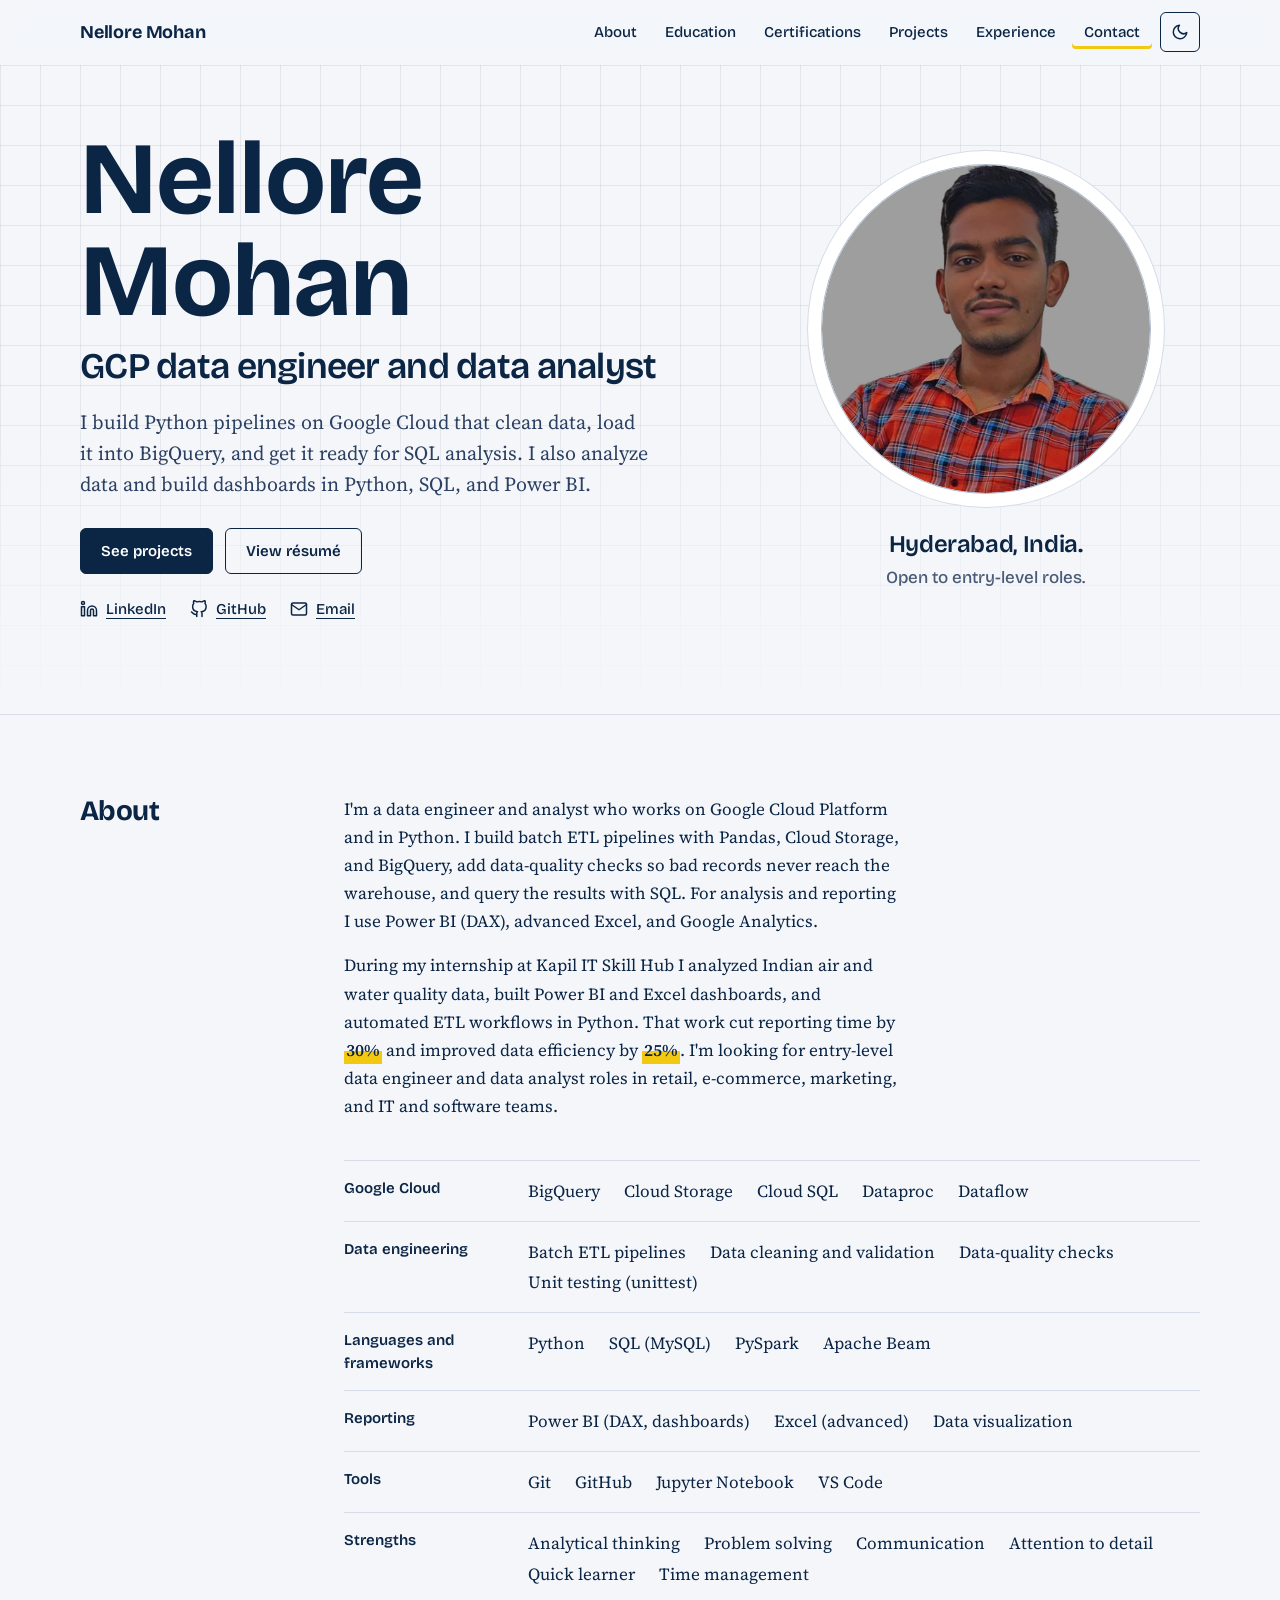
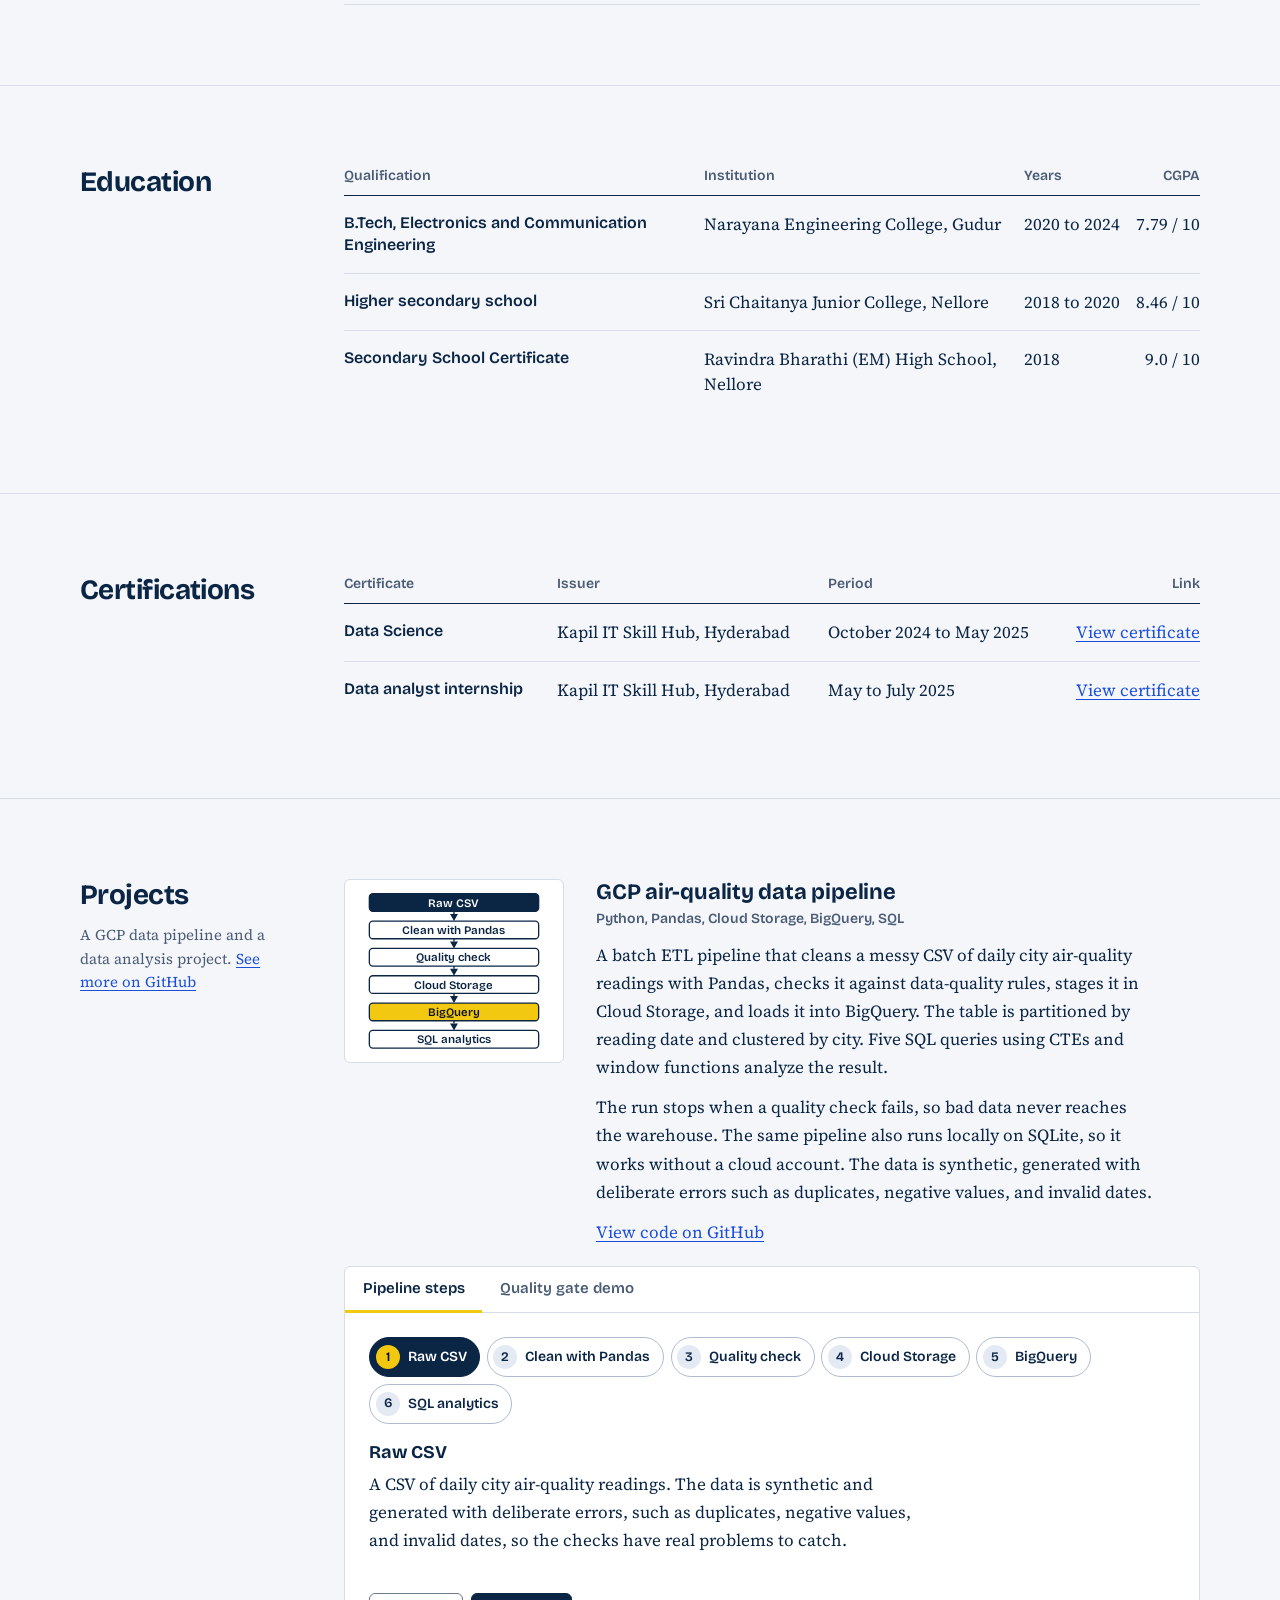
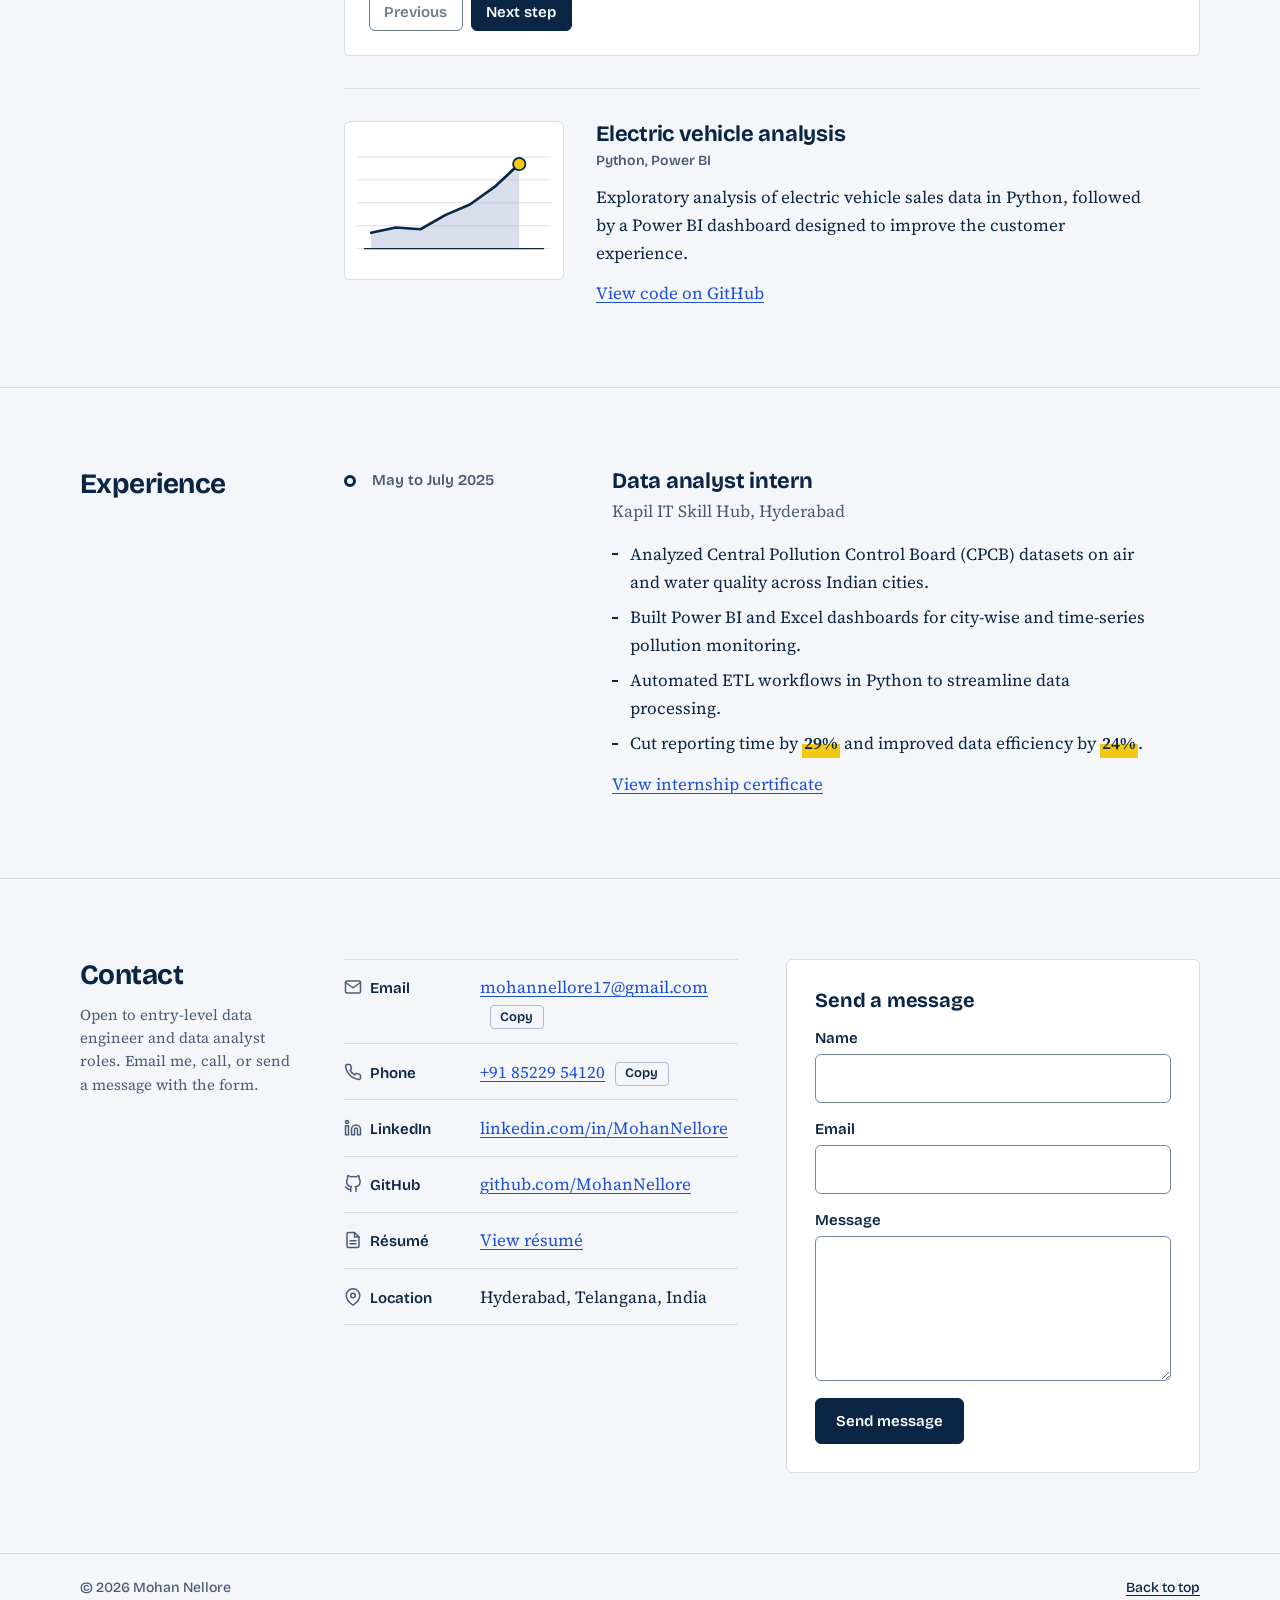
<file: index.html>
<!DOCTYPE html>
<html lang="en">
<head>
  <meta charset="utf-8">
  <meta name="viewport" content="width=device-width, initial-scale=1">
  <title>Mohan Nellore, GCP Data Engineer and Data Analyst</title>
  <meta name="description" content="Portfolio of Mohan Nellore, a GCP data engineer and data analyst in Hyderabad. Python, SQL, BigQuery, and Power BI work, internship experience, and contact details.">
  <meta name="author" content="Nellore Mohan">
  <meta name="theme-color" content="#F4F6FA">
  <link rel="canonical" href="https://mohannellore.github.io/">

  <meta property="og:type" content="website">
  <meta property="og:site_name" content="Nellore Mohan">
  <meta property="og:title" content="Nellore Mohan, GCP Data Engineer and Data Analyst">
  <meta property="og:description" content="Entry-level GCP data engineer and data analyst skilled in Python, SQL, BigQuery, and Power BI. See projects, internship experience, and how to get in touch.">
  <meta property="og:url" content="https://mohannellore.github.io/">
  <meta property="og:image" content="https://mohannellore.github.io/assets/img/og-image.png">
  <meta property="og:image:width" content="1200">
  <meta property="og:image:height" content="630">
  <meta property="og:image:alt" content="Mohan Nellore, GCP data engineer and data analyst. Python, SQL, BigQuery, Power BI.">
  <meta name="twitter:card" content="summary_large_image">

  <link rel="icon" href="assets/img/favicon.svg" type="image/svg+xml">

  <!-- Set the theme before first paint so the page never flashes the wrong colors. -->
  <script>
    (function () {
      try {
        var t = localStorage.getItem('theme');
        if (t !== 'light' && t !== 'dark') {
          t = window.matchMedia && window.matchMedia('(prefers-color-scheme: dark)').matches ? 'dark' : 'light';
        }
        document.documentElement.setAttribute('data-theme', t);
        if (t === 'dark') {
          var m = document.querySelector('meta[name="theme-color"]');
          if (m) m.setAttribute('content', '#0B1220');
        }
      } catch (e) {}
    })();
  </script>

  <link rel="preconnect" href="https://fonts.googleapis.com">
  <link rel="preconnect" href="https://fonts.gstatic.com" crossorigin>
  <link rel="stylesheet" href="https://fonts.googleapis.com/css2?family=Bricolage+Grotesque:opsz,wdth,wght@12..96,75..100,200..800&amp;family=Source+Serif+4:ital,opsz,wght@0,8..60,200..900;1,8..60,200..900&amp;display=swap">
  <link rel="stylesheet" href="assets/css/style.css?v=20261105-1">

  <script async src="https://www.googletagmanager.com/gtag/js?id=G-HVTM56CWRW"></script>
  <script>
    window.dataLayer = window.dataLayer || [];
    function gtag(){dataLayer.push(arguments);}
    gtag('js', new Date());
    gtag('config', 'G-HVTM56CWRW');
  </script>

  <script type="application/ld+json">
  {
    "@context": "https://schema.org",
    "@type": "Person",
    "name": "Mohan Nellore",
    "jobTitle": "GCP Data Engineer and Data Analyst",
    "url": "https://mohannellore.github.io/",
    "image": "https://mohannellore.github.io/assets/img/portrait.webp",
    "sameAs": [
      "https://www.linkedin.com/in/MohanNellore",
      "https://github.com/MohanNellore"
    ],
    "address": {
      "@type": "PostalAddress",
      "addressLocality": "Hyderabad",
      "addressRegion": "Telangana",
      "addressCountry": "IN"
    },
    "knowsAbout": ["Google Cloud Platform", "BigQuery", "Cloud Storage", "Python", "SQL", "ETL pipelines", "Data analysis", "Power BI", "Excel"]
  }
  </script>
</head>

<body>
  <svg width="0" height="0" style="position:absolute" aria-hidden="true" focusable="false">
    <symbol id="i-linkedin" viewBox="0 0 24 24"><path d="M16 8a6 6 0 0 1 6 6v7h-4v-7a2 2 0 0 0-2-2 2 2 0 0 0-2 2v7h-4v-7a6 6 0 0 1 6-6z"/><rect x="2" y="9" width="4" height="12"/><circle cx="4" cy="4" r="2"/></symbol>
    <symbol id="i-github" viewBox="0 0 24 24"><path d="M9 19c-5 1.5-5-2.5-7-3m14 6v-3.87a3.37 3.37 0 0 0-.94-2.61c3.14-.35 6.44-1.54 6.44-7A5.44 5.44 0 0 0 20 4.77 5.07 5.07 0 0 0 19.91 1S18.73.65 16 2.48a13.38 13.38 0 0 0-7 0C6.27.65 5.09 1 5.09 1A5.07 5.07 0 0 0 5 4.77a5.44 5.44 0 0 0-1.5 3.78c0 5.42 3.3 6.61 6.44 7A3.37 3.37 0 0 0 9 18.13V22"/></symbol>
    <symbol id="i-mail" viewBox="0 0 24 24"><path d="M4 4h16c1.1 0 2 .9 2 2v12c0 1.1-.9 2-2 2H4c-1.1 0-2-.9-2-2V6c0-1.1.9-2 2-2z"/><polyline points="22,6 12,13 2,6"/></symbol>
    <symbol id="i-phone" viewBox="0 0 24 24"><path d="M22 16.92v3a2 2 0 0 1-2.18 2 19.79 19.79 0 0 1-8.63-3.07 19.5 19.5 0 0 1-6-6 19.79 19.79 0 0 1-3.07-8.67A2 2 0 0 1 4.11 2h3a2 2 0 0 1 2 1.72 12.84 12.84 0 0 0 .7 2.81 2 2 0 0 1-.45 2.11L8.09 9.91a16 16 0 0 0 6 6l1.27-1.27a2 2 0 0 1 2.11-.45 12.84 12.84 0 0 0 2.81.7A2 2 0 0 1 22 16.92z"/></symbol>
    <symbol id="i-pin" viewBox="0 0 24 24"><path d="M21 10c0 7-9 13-9 13s-9-6-9-13a9 9 0 0 1 18 0z"/><circle cx="12" cy="10" r="3"/></symbol>
    <symbol id="i-file" viewBox="0 0 24 24"><path d="M14 2H6a2 2 0 0 0-2 2v16a2 2 0 0 0 2 2h12a2 2 0 0 0 2-2V8z"/><polyline points="14 2 14 8 20 8"/><line x1="16" y1="13" x2="8" y2="13"/><line x1="16" y1="17" x2="8" y2="17"/></symbol>
  </svg>

  <a class="skip" href="#main">Skip to content</a>

  <header class="site-header" data-open="false">
    <div class="wrap site-header__bar">
      <a class="wordmark" href="#top">Nellore Mohan</a>
      <button class="menu-btn" type="button" aria-expanded="false" aria-controls="site-nav">Menu</button>
      <nav id="site-nav" class="site-nav" aria-label="Primary">
        <ul>
          <li><a href="#about">About</a></li>
          <li><a href="#education">Education</a></li>
          <li><a href="#certifications">Certifications</a></li>
          <li><a href="#projects">Projects</a></li>
          <li><a href="#experience">Experience</a></li>
          <li><a href="#contact">Contact</a></li>
        </ul>
      </nav>
      <button class="theme-btn" type="button" aria-label="Switch to dark theme" hidden>
        <svg class="icon moon" aria-hidden="true" viewBox="0 0 24 24"><path d="M21 12.8A9 9 0 1 1 11.2 3a7 7 0 0 0 9.8 9.8z"/></svg>
        <svg class="icon sun" aria-hidden="true" viewBox="0 0 24 24"><circle cx="12" cy="12" r="4"/><path d="M12 2v2M12 20v2M4.93 4.93l1.41 1.41M17.66 17.66l1.41 1.41M2 12h2M20 12h2M4.93 19.07l1.41-1.41M17.66 6.34l1.41-1.41"/></svg>
      </button>
    </div>
    <div class="progress" aria-hidden="true"></div>
  </header>

  <main id="main">

    <!-- Hero -->
    <section class="hero" id="top" aria-labelledby="name">
      <div class="wrap hero__grid">
        <div class="hero__copy">
          <h1 id="name"><span>Nellore</span> <span>Mohan</span></h1>

          <p class="role">GCP data engineer and data analyst</p>

          <p class="lead">I build Python pipelines on Google Cloud that clean data, load it into BigQuery, and get it ready for SQL analysis. I also analyze data and build dashboards in Python, SQL, and Power BI.</p>

          <div class="actions">
            <a class="btn btn--solid" href="#projects">See projects</a>
            <a class="btn btn--line" href="https://docs.google.com/document/d/1zb5mhhr0jpJXfH6zb-qEu1j3rTj3aChb/edit?usp=drive_link&ouid=101395016952595038190&rtpof=true&sd=true" target="_blank" rel="noopener" data-track="resume_download" data-category="engagement" data-label="Resume Button">View résumé<span class="sr-only"> (opens in a new tab)</span></a>
          </div>

          <ul class="quick-links">
            <li><a href="https://www.linkedin.com/in/MohanNellore" target="_blank" rel="noopener" data-track="linkedin_click" data-category="social" data-label="LinkedIn Button (Hero)"><svg class="icon" aria-hidden="true"><use href="#i-linkedin"/></svg>LinkedIn<span class="sr-only"> (opens in a new tab)</span></a></li>
            <li><a href="https://github.com/MohanNellore" target="_blank" rel="noopener" data-track="github_click" data-category="social" data-label="GitHub Button (Hero)"><svg class="icon" aria-hidden="true"><use href="#i-github"/></svg>GitHub<span class="sr-only"> (opens in a new tab)</span></a></li>
            <li><a href="mailto:mohannellore17@gmail.com" data-track="contact_email" data-category="contact" data-label="Email Click (Hero)"><svg class="icon" aria-hidden="true"><use href="#i-mail"/></svg>Email</a></li>
          </ul>
        </div>

        <figure class="portrait">
          <img class="portrait__img" src="assets/img/portrait.webp" width="466" height="466" alt="Portrait of Nellore Mohan">
          <figcaption class="portrait__cap">
            <span class="portrait__place">Hyderabad, India.</span>
            <span class="portrait__status">Open to entry-level roles.</span>
          </figcaption>
        </figure>
      </div>
    </section>

    <!-- About -->
    <section class="section" id="about" aria-labelledby="about-h">
      <div class="wrap split">
        <h2 id="about-h" class="split__title">About</h2>
        <div class="split__body reveal">
          <div class="prose">
            <p>I'm a data engineer and analyst who works on Google Cloud Platform and in Python. I build batch ETL pipelines with Pandas, Cloud Storage, and BigQuery, add data-quality checks so bad records never reach the warehouse, and query the results with SQL. For analysis and reporting I use Power BI (DAX), advanced Excel, and Google Analytics.</p>
            <p>During my internship at Kapil IT Skill Hub I analyzed Indian air and water quality data, built Power BI and Excel dashboards, and automated ETL workflows in Python. That work cut reporting time by <mark data-count="30">30%</mark> and improved data efficiency by <mark data-count="25">25%</mark>. I'm looking for entry-level data engineer and data analyst roles in retail, e-commerce, marketing, and IT and software teams.</p>
          </div>

          <dl class="facts">
            <div class="facts__row">
              <dt>Google Cloud</dt>
              <dd><ul><li>BigQuery</li><li>Cloud Storage</li><li>Cloud SQL</li><li>Dataproc</li><li>Dataflow</li></ul></dd>
            </div>
            <div class="facts__row">
              <dt>Data engineering</dt>
              <dd><ul><li>Batch ETL pipelines</li><li>Data cleaning and validation</li><li>Data-quality checks</li><li>Unit testing (unittest)</li></ul></dd>
            </div>
            <div class="facts__row">
              <dt>Languages and frameworks</dt>
              <dd><ul><li>Python</li><li>SQL (MySQL)</li><li>PySpark</li><li>Apache Beam</li></ul></dd>
            </div>
            <div class="facts__row">
              <dt>Reporting</dt>
              <dd><ul><li>Power BI (DAX, dashboards)</li><li>Excel (advanced)</li><li>Data visualization</li></ul></dd>
            </div>
            <div class="facts__row">
              <dt>Tools</dt>
              <dd><ul><li>Git</li><li>GitHub</li><li>Jupyter Notebook</li><li>VS Code</li></ul></dd>
            </div>
            <div class="facts__row">
              <dt>Strengths</dt>
              <dd><ul><li>Analytical thinking</li><li>Problem solving</li><li>Communication</li><li>Attention to detail</li><li>Quick learner</li><li>Time management</li></ul></dd>
            </div>
          </dl>
        </div>
      </div>
    </section>

    <!-- Education -->
    <section class="section" id="education" aria-labelledby="education-h">
      <div class="wrap split">
        <h2 id="education-h" class="split__title">Education</h2>
        <div class="split__body reveal">
          <table class="edu">
            <thead>
              <tr><th scope="col">Qualification</th><th scope="col">Institution</th><th scope="col">Years</th><th scope="col" class="num">CGPA</th></tr>
            </thead>
            <tbody>
              <tr>
                <th scope="row" data-label="Qualification">B.Tech, Electronics and Communication Engineering</th>
                <td data-label="Institution">Narayana Engineering College, Gudur</td>
                <td data-label="Years">2020 to 2024</td>
                <td data-label="CGPA" class="num">7.79 / 10</td>
              </tr>
              <tr>
                <th scope="row" data-label="Qualification">Higher secondary school</th>
                <td data-label="Institution">Sri Chaitanya Junior College, Nellore</td>
                <td data-label="Years">2018 to 2020</td>
                <td data-label="CGPA" class="num">8.46 / 10</td>
              </tr>
              <tr>
                <th scope="row" data-label="Qualification">Secondary School Certificate</th>
                <td data-label="Institution">Ravindra Bharathi (EM) High School, Nellore</td>
                <td data-label="Years">2018</td>
                <td data-label="CGPA" class="num">9.0 / 10</td>
              </tr>
            </tbody>
          </table>
        </div>
      </div>
    </section>

    <!-- Certifications -->
    <section class="section" id="certifications" aria-labelledby="certifications-h">
      <div class="wrap split">
        <h2 id="certifications-h" class="split__title">Certifications</h2>
        <div class="split__body reveal">
          <table class="edu">
            <thead>
              <tr><th scope="col">Certificate</th><th scope="col">Issuer</th><th scope="col">Period</th><th scope="col" class="num">Link</th></tr>
            </thead>
            <tbody>
              <tr>
                <th scope="row" data-label="Certificate">Data Science</th>
                <td data-label="Issuer">Kapil IT Skill Hub, Hyderabad</td>
                <td data-label="Period">October 2024 to May 2025</td>
                <td data-label="Link" class="num"><a href="https://drive.google.com/file/d/1l959lN70iRhXNy3rAlHop9GsG7nUYWsx/view?usp=drive_link" target="_blank" rel="noopener" data-track="certificate_click" data-category="engagement" data-cert="Data Science Certificate">View certificate<span class="sr-only"> (opens in a new tab)</span></a></td>
              </tr>
              <tr>
                <th scope="row" data-label="Certificate">Data analyst internship</th>
                <td data-label="Issuer">Kapil IT Skill Hub, Hyderabad</td>
                <td data-label="Period">May to July 2025</td>
                <td data-label="Link" class="num"><a href="https://drive.google.com/file/d/1SBe-zcYC6OCMe_F9r3cW6BuyNyjOYFjX/view?usp=drive_link" target="_blank" rel="noopener" data-track="certificate_click" data-category="engagement" data-cert="Internship Certificate">View certificate<span class="sr-only"> (opens in a new tab)</span></a></td>
              </tr>
            </tbody>
          </table>
        </div>
      </div>
    </section>

    <!-- Projects -->
    <section class="section" id="projects" aria-labelledby="projects-h">
      <div class="wrap split">
        <div class="split__title">
          <h2 id="projects-h">Projects</h2>
          <p class="side-note">A GCP data pipeline and a data analysis project. <a href="https://github.com/MohanNellore" target="_blank" rel="noopener" data-track="github_click" data-category="social" data-label="GitHub Link (Projects)">See more on GitHub<span class="sr-only"> (opens in a new tab)</span></a></p>
        </div>

        <div class="split__body reveal">

          <article class="project">
            <div class="project__thumb">
              <svg viewBox="0 0 220 179" role="img" aria-label="Pipeline steps: raw CSV, clean with Pandas, quality check, Cloud Storage, BigQuery, SQL analytics.">
                <g class="conn"><path d="M110 22V25M110 53V56M110 84V87M110 115V118M110 146V149"/></g>
                <g class="arrow"><path d="M105.5 25h9l-4.5 8zM105.5 56h9l-4.5 8zM105.5 87h9l-4.5 8zM105.5 118h9l-4.5 8zM105.5 149h9l-4.5 8z"/></g>
                <rect class="node" data-step="0" x="14" y="2" width="192" height="20" rx="4"/><text class="t" x="110" y="12">Raw CSV</text>
                <rect class="node" data-step="1" x="14" y="33" width="192" height="20" rx="4"/><text class="t" x="110" y="43">Clean with Pandas</text>
                <rect class="node" data-step="2" x="14" y="64" width="192" height="20" rx="4"/><text class="t" x="110" y="74">Quality check</text>
                <rect class="node" data-step="3" x="14" y="95" width="192" height="20" rx="4"/><text class="t" x="110" y="105">Cloud Storage</text>
                <rect class="node node--hi" data-step="4" x="14" y="126" width="192" height="20" rx="4"/><text class="t" x="110" y="136">BigQuery</text>
                <rect class="node" data-step="5" x="14" y="157" width="192" height="20" rx="4"/><text class="t" x="110" y="167">SQL analytics</text>
              </svg>
            </div>
            <div class="project__info">
              <h3>GCP air-quality data pipeline</h3>
              <p class="project__tools">Python, Pandas, Cloud Storage, BigQuery, SQL</p>
              <p>A batch ETL pipeline that cleans a messy CSV of daily city air-quality readings with Pandas, checks it against data-quality rules, stages it in Cloud Storage, and loads it into BigQuery. The table is partitioned by reading date and clustered by city. Five SQL queries using CTEs and window functions analyze the result.</p>
              <p>The run stops when a quality check fails, so bad data never reaches the warehouse. The same pipeline also runs locally on SQLite, so it works without a cloud account. The data is synthetic, generated with deliberate errors such as duplicates, negative values, and invalid dates.</p>
              <p><a href="https://github.com/MohanNellore/gcp-air-quality-pipeline" target="_blank" rel="noopener" data-track="github_click" data-category="social" data-label="Project: GCP Air Quality Pipeline">View code on GitHub<span class="sr-only"> (opens in a new tab)</span></a></p>
            </div>

            <div class="project__lab" hidden>
              <div class="tabs" role="tablist" aria-label="Explore the air-quality pipeline">
                <button class="tab" type="button" role="tab" id="tab-steps" aria-selected="true" aria-controls="panel-steps">Pipeline steps</button>
                <button class="tab" type="button" role="tab" id="tab-gate" aria-selected="false" aria-controls="panel-gate" tabindex="-1">Quality gate demo</button>
              </div>

              <div class="panel" role="tabpanel" id="panel-steps" aria-labelledby="tab-steps">
                <div class="steps" role="group" aria-label="Choose a pipeline step">
                  <button class="step" type="button" data-step="0"><span class="step__n" aria-hidden="true">1</span>Raw CSV</button>
                  <button class="step" type="button" data-step="1"><span class="step__n" aria-hidden="true">2</span>Clean with Pandas</button>
                  <button class="step" type="button" data-step="2"><span class="step__n" aria-hidden="true">3</span>Quality check</button>
                  <button class="step" type="button" data-step="3"><span class="step__n" aria-hidden="true">4</span>Cloud Storage</button>
                  <button class="step" type="button" data-step="4"><span class="step__n" aria-hidden="true">5</span>BigQuery</button>
                  <button class="step" type="button" data-step="5"><span class="step__n" aria-hidden="true">6</span>SQL analytics</button>
                </div>
                <div class="step-detail" id="step-detail" aria-live="polite"></div>
                <div class="step-nav">
                  <button class="btn btn--line btn--small" type="button" data-dir="-1">Previous</button>
                  <button class="btn btn--solid btn--small" type="button" data-dir="1">Next step</button>
                </div>
                <div hidden>
                  <div data-step-text="0"><h4>Raw CSV</h4><p>A CSV of daily city air-quality readings. The data is synthetic and generated with deliberate errors, such as duplicates, negative values, and invalid dates, so the checks have real problems to catch.</p></div>
                  <div data-step-text="1"><h4>Clean with Pandas</h4><p>Pandas parses the dates, removes duplicates, handles outliers, and standardizes city names. It also creates derived AQI and seasonal features for the analysis.</p></div>
                  <div data-step-text="2"><h4>Quality check</h4><p>The data is checked against data-quality rules before anything is loaded. If a rule fails, the run stops with an error, so unreliable records never reach the warehouse.</p><p>The quality gate demo tab shows the idea on a few sample rows.</p></div>
                  <div data-step-text="3"><h4>Cloud Storage</h4><p>Raw and processed data are stored in Cloud Storage, and the curated data is staged there ready to load.</p></div>
                  <div data-step-text="4"><h4>BigQuery</h4><p>The curated data loads into BigQuery with an explicit schema. The table is partitioned by reading date and clustered by city, and each load is a repeatable full refresh.</p><p>The same pipeline also runs locally on SQLite, so it works without a cloud account.</p></div>
                  <div data-step-text="5"><h4>SQL analytics</h4><p>Five SQL queries using CTEs and window functions analyze the loaded table.</p></div>
                </div>
              </div>

              <div class="panel" role="tabpanel" id="panel-gate" aria-labelledby="tab-gate" hidden>
                <p class="gate__intro">A simplified illustration of the quality gate, using a few made-up rows. It is not the pipeline's real data or code. Run the check, then remove the failing rows and run it again.</p>
                <div class="gate__scroll">
                  <table class="gate__table">
                    <caption class="sr-only">Sample air-quality rows</caption>
                    <thead>
                      <tr><th scope="col">Row</th><th scope="col">Reading date</th><th scope="col">City</th><th scope="col" class="num">AQI</th><th scope="col">Result</th></tr>
                    </thead>
                    <tbody id="gate-rows"></tbody>
                  </table>
                </div>
                <ul class="checks" id="gate-checks">
                  <li class="check" data-check="duplicates" data-state="idle"><span class="check__res">Not run</span><span>No duplicate rows</span></li>
                  <li class="check" data-check="negative" data-state="idle"><span class="check__res">Not run</span><span>No negative AQI values</span></li>
                  <li class="check" data-check="dates" data-state="idle"><span class="check__res">Not run</span><span>Every reading date is a real date</span></li>
                </ul>
                <p class="gate__verdict" id="gate-verdict" role="status" data-state="idle">Press Run quality check to test these rows.</p>
                <div class="gate__actions">
                  <button class="btn btn--solid btn--small" type="button" id="gate-run">Run quality check</button>
                  <button class="btn btn--line btn--small" type="button" id="gate-fix" disabled>Remove failing rows</button>
                  <button class="btn btn--line btn--small" type="button" id="gate-reset">Reset</button>
                </div>
              </div>
            </div>
          </article>

          <article class="project">
            <div class="project__thumb" aria-hidden="true">
              <svg viewBox="0 0 220 150" focusable="false">
                <path class="g" d="M0 26H220M0 52H220M0 78H220M0 104H220M0 130H220"/>
                <path class="area" d="M16 112L44 106L72 108L100 92L128 80L156 60L184 34V130H16Z"/>
                <path class="line" d="M16 112L44 106L72 108L100 92L128 80L156 60L184 34"/>
                <circle class="dot" cx="184" cy="34" r="7"/>
                <path class="base" d="M8 130H212"/>
              </svg>
            </div>
            <div class="project__info">
              <h3>Electric vehicle analysis</h3>
              <p class="project__tools">Python, Power BI</p>
              <p>Exploratory analysis of electric vehicle sales data in Python, followed by a Power BI dashboard designed to improve the customer experience.</p>
              <p><a href="https://github.com/MohanNellore/Electric-Vehicle-Analysis" target="_blank" rel="noopener" data-track="github_click" data-category="social" data-label="Project: Electric Vehicle Analysis">View code on GitHub<span class="sr-only"> (opens in a new tab)</span></a></p>
            </div>
          </article>
        </div>
      </div>
    </section>

    <!-- Experience -->
    <section class="section" id="experience" aria-labelledby="experience-h">
      <div class="wrap split">
        <h2 id="experience-h" class="split__title">Experience</h2>
        <div class="split__body timeline reveal">
          <article class="entry">
            <p class="entry__when">May to July 2025</p>
            <div class="entry__main">
              <h3>Data analyst intern</h3>
              <p class="entry__where">Kapil IT Skill Hub, Hyderabad</p>
              <ul class="entry__list">
                <li>Analyzed Central Pollution Control Board (CPCB) datasets on air and water quality across Indian cities.</li>
                <li>Built Power BI and Excel dashboards for city-wise and time-series pollution monitoring.</li>
                <li>Automated ETL workflows in Python to streamline data processing.</li>
                <li>Cut reporting time by <mark data-count="30">30%</mark> and improved data efficiency by <mark data-count="25">25%</mark>.</li>
              </ul>
              <p><a href="https://drive.google.com/file/d/1SBe-zcYC6OCMe_F9r3cW6BuyNyjOYFjX/view?usp=drive_link" target="_blank" rel="noopener" data-track="certificate_click" data-category="engagement" data-cert="Internship Certificate">View internship certificate<span class="sr-only"> (opens in a new tab)</span></a></p>
            </div>
          </article>
        </div>
      </div>
    </section>

    <!-- Contact -->
    <section class="section" id="contact" aria-labelledby="contact-h">
      <div class="wrap split">
        <div class="split__title">
          <h2 id="contact-h">Contact</h2>
          <p class="side-note">Open to entry-level data engineer and data analyst roles. Email me, call, or send a message with the form.</p>
        </div>

        <div class="split__body contact reveal">
          <dl class="contact__list">
            <div>
              <dt><svg class="icon" aria-hidden="true"><use href="#i-mail"/></svg>Email</dt>
              <dd><a href="mailto:mohannellore17@gmail.com" data-track="contact_email" data-category="contact" data-label="Email Click">mohannellore17@gmail.com</a></dd>
            </div>
            <div>
              <dt><svg class="icon" aria-hidden="true"><use href="#i-phone"/></svg>Phone</dt>
              <dd><a href="tel:+918522954120" data-track="contact_call" data-category="contact" data-label="Phone Click">+91 85229 54120</a></dd>
            </div>
            <div>
              <dt><svg class="icon" aria-hidden="true"><use href="#i-linkedin"/></svg>LinkedIn</dt>
              <dd><a href="https://www.linkedin.com/in/MohanNellore" target="_blank" rel="noopener" data-track="linkedin_click" data-category="social" data-label="LinkedIn Link (Contact)">linkedin.com/in/MohanNellore<span class="sr-only"> (opens in a new tab)</span></a></dd>
            </div>
            <div>
              <dt><svg class="icon" aria-hidden="true"><use href="#i-github"/></svg>GitHub</dt>
              <dd><a href="https://github.com/MohanNellore" target="_blank" rel="noopener" data-track="github_click" data-category="social" data-label="GitHub Link (Contact)">github.com/MohanNellore<span class="sr-only"> (opens in a new tab)</span></a></dd>
            </div>
            <div>
              <dt><svg class="icon" aria-hidden="true"><use href="#i-file"/></svg>Résumé</dt>
              <dd><a href="https://docs.google.com/document/d/1zb5mhhr0jpJXfH6zb-qEu1j3rTj3aChb/edit?usp=drive_link&ouid=101395016952595038190&rtpof=true&sd=true" target="_blank" rel="noopener" data-track="resume_download" data-category="engagement" data-label="Resume Contact Link">View résumé<span class="sr-only"> (opens in a new tab)</span></a></dd>
            </div>
            <div>
              <dt><svg class="icon" aria-hidden="true"><use href="#i-pin"/></svg>Location</dt>
              <dd>Hyderabad, Telangana, India</dd>
            </div>
          </dl>

          <form class="form" id="contact-form" action="https://formspree.io/f/mzzvrnak" method="POST">
            <h3 class="form__title">Send a message</h3>
            <div class="field">
              <label for="f-name">Name</label>
              <input id="f-name" name="name" type="text" autocomplete="name" required>
            </div>
            <div class="field">
              <label for="f-email">Email</label>
              <input id="f-email" name="email" type="email" autocomplete="email" required>
            </div>
            <div class="field">
              <label for="f-message">Message</label>
              <textarea id="f-message" name="message" rows="5" required></textarea>
            </div>
            <input class="hp" type="text" name="_gotcha" tabindex="-1" autocomplete="off" aria-hidden="true">
            <div class="form__foot">
              <button class="btn btn--solid" type="submit">Send message</button>
              <p class="form__status" role="status" aria-live="polite"></p>
            </div>
          </form>
        </div>
      </div>
    </section>

  </main>

  <footer class="site-footer">
    <div class="wrap site-footer__bar">
      <p>&copy; <span id="year">2026</span> Mohan Nellore</p>
      <a href="#top">Back to top</a>
    </div>
  </footer>

  <script src="assets/js/main.js?v=20261105-1" defer></script>
</body>
</html>
</file>
<file: assets/css/style.css>
/* Mohan Nellore, portfolio
   Visual language: an annotated chart. Cool paper, navy ink, and one yellow
   highlighter (the Power BI yellow) used only to mark a finding.
   Yellow is a fill, never text on white.
*/

/* ---------- Tokens ---------- */
:root {
  --paper: #F4F6FA;
  --surface: #FFFFFF;
  --ink: #0B2545;
  --ink-soft: #2C4062;
  --muted: #4A5B75;
  --line: #D6DCE8;
  --line-strong: #AEBBD0;
  --field-border: #7686A3; /* 3.7:1 on white, meets the 3:1 minimum for form fields */
  --chart-soft: #B9C4DA;
  --mark: #F2C811;
  --link: #1B4FD8;
  --error: #B42318;
  --ok: #0F6B3A;
  --grid: rgba(11, 37, 69, 0.07);
  --header-bg: rgba(244, 246, 250, 0.92);
  --hover: rgba(11, 37, 69, 0.06);
  --hover-strong: #E4EAF4;
  --on-ink: #FFFFFF;
  --solid-hover: #17396A;
  --field-bg: #FFFFFF;
  --bad-bg: #FDECEA;
  --ok-bg: #E6F4EC;

  --sans: "Bricolage Grotesque", "Inter", system-ui, -apple-system, "Segoe UI", Roboto, "Helvetica Neue", Arial, sans-serif;
  --serif: "Source Serif 4", Charter, "Bitstream Charter", "Iowan Old Style", Georgia, serif;

  --radius: 6px;
  --wrap: 1120px;
  --gutter: clamp(1.25rem, 4vw, 2.5rem);
  --header-h: 64px;

  color-scheme: light;
}

/* Dark theme: the same chart-paper idea on a navy sheet. The yellow stays a fill. */
:root[data-theme="dark"] {
  --paper: #0B1220;
  --surface: #121C30;
  --ink: #E8EEF9;
  --ink-soft: #C3CEE3;
  --muted: #9AA9C4;
  --line: #25324A;
  --line-strong: #3A4A68;
  --field-border: #7F90AE;
  --chart-soft: #3A4A6B;
  --link: #8DB0FF;
  --error: #FF9A90;
  --ok: #6FD39A;
  --grid: rgba(232, 238, 249, 0.06);
  --header-bg: rgba(11, 18, 32, 0.92);
  --hover: rgba(232, 238, 249, 0.08);
  --hover-strong: #1B2943;
  --on-ink: #0B1220;
  --solid-hover: #FFFFFF;
  --field-bg: #0B1220;
  --bad-bg: #3A1C1C;
  --ok-bg: #12301F;

  color-scheme: dark;
}

/* Print is always the light sheet, whatever theme is on screen. */
@media print {
  :root[data-theme="dark"] {
    --paper: #F4F6FA; --surface: #FFFFFF; --ink: #0B2545; --ink-soft: #2C4062;
    --muted: #4A5B75; --line: #D6DCE8; --line-strong: #AEBBD0; --chart-soft: #B9C4DA;
    --link: #1B4FD8; --on-ink: #FFFFFF; color-scheme: light;
  }
}

/* ---------- Base ---------- */
*, *::before, *::after { box-sizing: border-box; }

html {
  scroll-behavior: smooth;
  scroll-padding-top: calc(var(--header-h) + 16px);
  -webkit-text-size-adjust: 100%;
}

body {
  margin: 0;
  background: var(--paper);
  color: var(--ink);
  font: 400 1.0625rem/1.65 var(--serif);
  font-optical-sizing: auto;
  -webkit-font-smoothing: antialiased;
  text-rendering: optimizeLegibility;
}

h1, h2, h3, p, ul, dl, dd, figure { margin: 0; }
ul { padding: 0; list-style: none; }
img, svg { display: block; max-width: 100%; }

a {
  color: var(--link);
  text-decoration-thickness: 1px;
  text-underline-offset: 0.2em;
}
a:hover { text-decoration-thickness: 2px; }

:focus-visible {
  outline: 3px solid var(--link);
  outline-offset: 3px;
  border-radius: 3px;
}

mark {
  background: linear-gradient(transparent 52%, var(--mark) 52%);
  color: inherit;
  font-weight: 600;
  padding: 0 0.12em;
}

.wrap {
  width: 100%;
  max-width: calc(var(--wrap) + var(--gutter) * 2);
  margin-inline: auto;
  padding-inline: var(--gutter);
}

.sr-only {
  position: absolute;
  width: 1px;
  height: 1px;
  margin: -1px;
  padding: 0;
  overflow: hidden;
  clip: rect(0, 0, 0, 0);
  white-space: nowrap;
  border: 0;
}

.skip {
  position: absolute;
  left: 1rem;
  top: -4rem;
  z-index: 100;
  padding: 0.6rem 1rem;
  background: var(--ink);
  color: var(--on-ink);
  border-radius: var(--radius);
  font: 600 0.9375rem var(--sans);
  text-decoration: none;
}
.skip:focus { top: 1rem; }

.icon {
  width: 1.125rem;
  height: 1.125rem;
  flex: none;
  fill: none;
  stroke: currentColor;
  stroke-width: 2;
  stroke-linecap: round;
  stroke-linejoin: round;
}

/* ---------- Header ---------- */
.site-header {
  position: sticky;
  top: 0;
  z-index: 50;
  background: var(--header-bg);
  -webkit-backdrop-filter: saturate(1.4) blur(10px);
  backdrop-filter: saturate(1.4) blur(10px);
  border-bottom: 1px solid transparent;
  transition: border-color 0.2s ease;
}
.site-header.is-scrolled { border-bottom-color: var(--line); }

.site-header__bar {
  display: flex;
  align-items: center;
  gap: 0.5rem;
  height: var(--header-h);
}

.wordmark {
  margin-right: auto;
  font: 700 1.125rem/1 var(--sans);
  letter-spacing: -0.01em;
  color: var(--ink);
  text-decoration: none;
}

/* Reading progress: a yellow rule under the header that fills as the page is read. */
.progress {
  position: absolute;
  left: 0;
  bottom: -1px;
  width: 100%;
  height: 3px;
  background: var(--mark);
  transform: scaleX(0);
  transform-origin: left;
  pointer-events: none;
}

.theme-btn {
  display: inline-flex;
  align-items: center;
  justify-content: center;
  width: 40px;
  height: 40px;
  padding: 0;
  border: 1.5px solid var(--ink);
  border-radius: var(--radius);
  background: transparent;
  color: var(--ink);
  cursor: pointer;
}
.theme-btn:hover { background: var(--hover); }
.theme-btn .sun { display: none; }
:root[data-theme="dark"] .theme-btn .moon { display: none; }
:root[data-theme="dark"] .theme-btn .sun { display: block; }

.site-nav ul { display: flex; gap: 0.25rem; }

.site-nav a {
  display: block;
  padding: 0.5rem 0.75rem;
  border-radius: 4px;
  box-shadow: inset 0 -3px 0 transparent;
  font: 500 0.9375rem/1.2 var(--sans);
  color: var(--ink);
  text-decoration: none;
}
.site-nav a:hover { background: var(--hover); }
.site-nav a[aria-current="true"] { box-shadow: inset 0 -3px 0 var(--mark); }

.menu-btn {
  display: none;
  align-items: center;
  min-height: 40px;
  padding: 0.4rem 0.9rem;
  border: 1.5px solid var(--ink);
  border-radius: var(--radius);
  background: transparent;
  color: var(--ink);
  font: 600 0.9375rem/1 var(--sans);
  cursor: pointer;
}

@media (max-width: 759px) {
  .menu-btn { display: inline-flex; }
  .site-nav {
    display: none;
    position: absolute;
    top: var(--header-h);
    left: 0;
    right: 0;
    padding: 0.5rem var(--gutter) 1rem;
    background: var(--paper);
    border-bottom: 1px solid var(--line);
  }
  .site-header[data-open="true"] .site-nav { display: block; }
  .site-nav ul { flex-direction: column; gap: 0; }
  .site-nav a { padding: 0.8rem 0.25rem; }
}

/* ---------- Buttons ---------- */
.btn {
  display: inline-flex;
  align-items: center;
  justify-content: center;
  gap: 0.5rem;
  min-height: 46px;
  padding: 0.65rem 1.25rem;
  border: 1.5px solid var(--ink);
  border-radius: var(--radius);
  font: 600 0.9375rem/1 var(--sans);
  text-decoration: none;
  cursor: pointer;
  transition: background-color 0.15s ease, color 0.15s ease;
}
.btn--solid { background: var(--ink); color: var(--on-ink); }
.btn--solid:hover { background: var(--solid-hover); }
.btn--line { background: transparent; color: var(--ink); }
.btn--line:hover { background: var(--hover-strong); }
.btn--small { min-height: 38px; padding: 0.45rem 0.9rem; }
.btn[disabled] { opacity: 0.6; cursor: progress; }

/* ---------- Hero ---------- */
.hero {
  position: relative;
  isolation: isolate;
  padding-block: clamp(2rem, 5vw, 4.5rem) clamp(3rem, 7vw, 5.5rem);
}

/* The page's chart canvas: a faint grid that fades out by the fold. */
.hero::before {
  content: "";
  position: absolute;
  inset: 0;
  z-index: -1;
  background-image:
    linear-gradient(var(--grid) 1px, transparent 1px),
    linear-gradient(90deg, var(--grid) 1px, transparent 1px);
  background-size: 40px 40px;
  -webkit-mask-image: linear-gradient(to bottom, #000 50%, transparent);
  mask-image: linear-gradient(to bottom, #000 50%, transparent);
}

.hero__grid { display: grid; gap: 1.5rem; }

.hero__copy {
  display: flex;
  flex-direction: column;
  align-items: center;
  text-align: center;
}

/* Photo and location: centered above the name on phones, large on the right on wide screens. */
.portrait {
  order: -1;
  display: flex;
  flex-direction: column;
  align-items: center;
  gap: 0.9rem;
  text-align: center;
}

.portrait__img {
  width: 112px;
  height: 112px;
  border-radius: 50%;
  border: 3px solid var(--surface);
  box-shadow: 0 0 0 1px var(--line-strong);
  background: var(--surface);
}

.portrait__cap {
  display: grid;
  font: 500 1rem/1.5 var(--sans);
  color: var(--muted);
}
.portrait__status { text-wrap: balance; }

/* Normal width and a text-size optical cut keep the letters of the name clearly separate. */
.hero h1 {
  margin: 0 0 0.75rem;
  font-family: var(--sans);
  font-weight: 700;
  font-size: clamp(2.75rem, 9.5vw, 6.5rem);
  line-height: 1;
  letter-spacing: -0.01em;
  font-variation-settings: "wdth" 100, "opsz" 36;
  text-wrap: balance;
  color: var(--ink);
}

.role {
  margin-bottom: 1.25rem;
  font: 600 clamp(1.5rem, 3.4vw, 2.25rem)/1.15 var(--sans);
  letter-spacing: -0.02em;
  text-wrap: balance;
  color: var(--ink);
}

.lead {
  max-width: 36em;
  text-wrap: balance;
  font: 400 1.25rem/1.55 var(--serif);
  color: var(--ink-soft);
}

.actions {
  display: flex;
  flex-wrap: wrap;
  justify-content: center;
  gap: 0.75rem;
  margin-top: 1.75rem;
}

.quick-links {
  display: flex;
  flex-wrap: wrap;
  justify-content: center;
  gap: 0.5rem 1.5rem;
  margin-top: 1.5rem;
}
.quick-links a {
  display: inline-flex;
  align-items: center;
  gap: 0.5rem;
  font: 500 0.9375rem/1.2 var(--sans);
  color: var(--ink);
  text-decoration: underline;
  text-decoration-thickness: 1px;
  text-underline-offset: 0.25em;
}
.quick-links a:hover { text-decoration-thickness: 2px; }

@media (min-width: 960px) {
  .hero__grid {
    grid-template-columns: minmax(0, 1.2fr) minmax(0, 0.8fr);
    gap: 3rem;
    align-items: center;
  }
  .hero__copy { align-items: flex-start; text-align: left; }
  .hero h1 { font-size: clamp(4.5rem, 8vw, 7.25rem); }
  .hero h1 span { display: block; }
  .actions, .quick-links { justify-content: flex-start; }

  .portrait {
    order: 0;
    justify-self: center;
    width: 100%;
    max-width: 360px;
    padding: 16px;
    gap: 0;
  }
  .portrait__img {
    width: 100%;
    height: auto;
    border: 0;
    box-shadow: 0 0 0 1px var(--line-strong), 0 0 0 14px var(--surface), 0 0 0 15px var(--line);
  }
  .portrait__cap { margin-top: 2.25rem; gap: 0.4rem; }
  .portrait__place {
    font: 600 1.5rem/1.25 var(--sans);
    letter-spacing: -0.015em;
    color: var(--ink);
  }
  .portrait__status { max-width: 20em; margin-inline: auto; font-size: 1.0625rem; }
}

@media (prefers-reduced-motion: reduce) {
  html { scroll-behavior: auto; }
}

/* ---------- Sections ---------- */
.section {
  padding-block: clamp(3rem, 7vw, 5rem);
  border-top: 1px solid var(--line);
}

.split { display: grid; gap: 1.5rem; }

@media (min-width: 860px) {
  .split { grid-template-columns: 13.5rem minmax(0, 1fr); gap: 3rem; }
  .split__title {
    position: sticky;
    top: calc(var(--header-h) + 1.5rem);
    align-self: start;
  }
}

h2.split__title,
.split__title h2 {
  font: 700 1.75rem/1.15 var(--sans);
  letter-spacing: -0.02em;
  color: var(--ink);
}

.side-note {
  margin-top: 0.75rem;
  font: 400 0.9375rem/1.55 var(--serif);
  color: var(--muted);
}

h3 {
  font: 700 1.375rem/1.2 var(--sans);
  letter-spacing: -0.01em;
  color: var(--ink);
}

.prose p { max-width: 62ch; }
.prose p + p { margin-top: 1rem; }

/* ---------- About: skills as a lookup table ---------- */
.facts { margin-top: 2.5rem; }

.facts__row {
  display: grid;
  gap: 0.35rem 1.5rem;
  padding-block: 1rem;
  border-top: 1px solid var(--line);
}
.facts__row:last-child { border-bottom: 1px solid var(--line); }

@media (min-width: 640px) {
  .facts__row { grid-template-columns: 10rem minmax(0, 1fr); }
}

.facts dt { font: 600 0.9375rem/1.5 var(--sans); color: var(--ink); }
.facts ul { display: flex; flex-wrap: wrap; gap: 0.15rem 1.5rem; }

/* ---------- Experience timeline ---------- */

.entry {
  position: relative;
  display: grid;
  gap: 0.35rem 2rem;
  padding: 0 0 2.5rem 1.75rem;
}
.entry:last-child { padding-bottom: 0; }
.entry::after {
  content: "";
  position: absolute;
  left: 5px;
  top: 1.1rem;
  bottom: -0.4rem;
  width: 2px;
  background: var(--line-strong);
}
.entry:last-child::after { display: none; }
.entry::before {
  content: "";
  position: absolute;
  left: 0;
  top: 0.4rem;
  width: 12px;
  height: 12px;
  border-radius: 50%;
  background: var(--paper);
  border: 3px solid var(--ink);
}

@media (min-width: 700px) {
  .entry { grid-template-columns: 13rem minmax(0, 1fr); }
}

.entry__when {
  font: 600 0.9375rem/1.6 var(--sans);
  color: var(--muted);
  font-variant-numeric: tabular-nums;
}
.entry__where { margin: 0.15rem 0 0.9rem; color: var(--muted); }
.entry__main p:last-child { margin-top: 0.75rem; }
.entry__list { display: grid; gap: 0.45rem; max-width: 60ch; }
.entry__list li { position: relative; padding-left: 1.1rem; }
.entry__list li::before {
  content: "";
  position: absolute;
  left: 0;
  top: 0.8em;
  width: 6px;
  height: 2px;
  background: var(--ink);
}

/* ---------- Projects ---------- */
.project {
  display: grid;
  grid-template-columns: minmax(0, 1fr);
  gap: 1.25rem 2rem;
  padding-block: 2rem;
  border-top: 1px solid var(--line);
}
.project:first-child { padding-top: 0; border-top: 0; }
.project:last-child { padding-bottom: 0; }

@media (min-width: 700px) {
  .project { grid-template-columns: minmax(0, 220px) minmax(0, 1fr); }
}

.project__thumb {
  align-self: start;
  width: 100%;
  max-width: 220px;
  padding: 0.75rem;
  background: var(--surface);
  border: 1px solid var(--line);
  border-radius: var(--radius);
}
.project__thumb svg { width: 100%; height: auto; }
@media (max-width: 699px) { .project__thumb { max-width: 260px; } }

.project__info p { max-width: 62ch; }
.project__info p + p { margin-top: 0.75rem; }
.project__tools {
  margin: 0.2rem 0 0.8rem;
  font: 600 0.875rem/1.4 var(--sans);
  color: var(--muted);
}

.project__thumb .g { fill: none; stroke: var(--line); stroke-width: 1; }
.project__thumb .base { fill: none; stroke: var(--ink); stroke-width: 1.5; }
.project__thumb .area { fill: var(--chart-soft); opacity: 0.55; }
.project__thumb .line { fill: none; stroke: var(--ink); stroke-width: 3; stroke-linejoin: round; stroke-linecap: round; }
.project__thumb .dot { fill: var(--mark); stroke: var(--ink); stroke-width: 2; }
.project__thumb .node { fill: var(--surface); stroke: var(--ink); stroke-width: 1.5; }
.project__thumb .node--hi { fill: var(--mark); }
.project__thumb .conn path { fill: none; stroke: var(--ink); stroke-width: 1.5; }
.project__thumb .arrow path { fill: var(--ink); }
.project__thumb .t { font: 600 13px var(--sans); fill: var(--ink); text-anchor: middle; dominant-baseline: central; }

/* ---------- Education ---------- */
.edu { width: 100%; border-collapse: collapse; text-align: left; }
.edu th, .edu td { padding: 1rem 1rem 1rem 0; vertical-align: top; border-top: 1px solid var(--line); }
.edu thead th {
  padding-top: 0;
  padding-bottom: 0.6rem;
  border-top: 0;
  border-bottom: 1.5px solid var(--ink);
  font: 600 0.875rem/1.4 var(--sans);
  color: var(--muted);
}
.edu tbody th { font: 600 1rem/1.4 var(--sans); color: var(--ink); }
.edu tbody td { line-height: 1.45; }
.edu td:nth-child(3) { white-space: nowrap; }
.edu .num { text-align: right; padding-right: 0; white-space: nowrap; font-variant-numeric: tabular-nums; }

@media (max-width: 699px) {
  .edu thead {
    position: absolute;
    width: 1px;
    height: 1px;
    overflow: hidden;
    clip: rect(0, 0, 0, 0);
  }
  .edu, .edu tbody, .edu tr, .edu th, .edu td { display: block; }
  .edu tr { padding: 1.1rem 0; border-top: 1px solid var(--line); }
  .edu tr:first-child { border-top: 0; padding-top: 0; }
  .edu th, .edu td { padding: 0; border: 0; }
  .edu tbody th { margin-bottom: 0.25rem; }
  .edu td::before {
    content: attr(data-label) ": ";
    font: 600 0.875rem var(--sans);
    color: var(--muted);
  }
  .edu .num { text-align: left; }
}

/* ---------- Contact ---------- */
.contact { display: grid; gap: 2.5rem; }

@media (min-width: 1000px) {
  .contact { grid-template-columns: minmax(0, 1fr) minmax(0, 1.05fr); gap: 3rem; }
}

.contact__list > div {
  display: grid;
  gap: 0.15rem 1rem;
  padding-block: 0.85rem;
  border-top: 1px solid var(--line);
}
.contact__list > div:last-child { border-bottom: 1px solid var(--line); }

@media (min-width: 480px) {
  .contact__list > div { grid-template-columns: 7.5rem minmax(0, 1fr); align-items: baseline; }
}

.contact__list dt {
  font: 600 0.9375rem/1.5 var(--sans);
  color: var(--ink);
}
.contact__list dt .icon {
  display: inline-block;
  vertical-align: -0.2em;
  margin-right: 0.5rem;
  color: var(--muted);
}
.contact__list dd { overflow-wrap: anywhere; }

.form {
  display: grid;
  gap: 1.1rem;
  align-content: start;
  padding: clamp(1.25rem, 3vw, 1.75rem);
  background: var(--surface);
  border: 1px solid var(--line);
  border-radius: var(--radius);
}
.form__title { font-size: 1.25rem; }

.field { display: grid; gap: 0.35rem; }
.field label { font: 600 0.9375rem/1.3 var(--sans); color: var(--ink); }
.field input,
.field textarea {
  width: 100%;
  padding: 0.7rem 0.85rem;
  border: 1px solid var(--field-border);
  border-radius: var(--radius);
  background: var(--field-bg);
  color: var(--ink);
  font: 400 1rem/1.5 var(--serif);
}
.field textarea { resize: vertical; min-height: 7.5rem; }
.field input:focus-visible,
.field textarea:focus-visible { outline-offset: 1px; border-color: var(--link); }

/* Honeypot field: hidden from people, visible to bots. */
.hp { position: absolute; left: -9999px; width: 1px; height: 1px; opacity: 0; }

.form__foot { display: flex; flex-wrap: wrap; align-items: center; gap: 0.75rem 1.25rem; }
.form__status { font: 500 0.9375rem/1.4 var(--sans); color: var(--ink); }
.form__status[data-state="error"] { color: var(--error); }

/* ---------- Interactive layer ---------- */

/* The yellow highlighter needs dark text on it in the dark theme. */
:root[data-theme="dark"] mark { background: var(--mark); color: #0B1220; }

/* Scroll reveal: only hidden once main.js has run, so the page is fully visible without it. */
.reveal-ready .reveal { opacity: 0; transform: translateY(14px); }
.reveal-ready .reveal.is-in {
  opacity: 1;
  transform: none;
  transition: opacity 0.5s ease, transform 0.5s ease;
}

@media (prefers-reduced-motion: reduce) {
  .reveal-ready .reveal { opacity: 1; transform: none; transition: none; }
}

.theme-btn[hidden], .project__lab[hidden] { display: none; }

/* Pipeline explorer and quality-gate demo */
.project__lab {
  grid-column: 1 / -1;
  background: var(--surface);
  border: 1px solid var(--line);
  border-radius: var(--radius);
}

.tabs { display: flex; flex-wrap: wrap; border-bottom: 1px solid var(--line); }
.tab {
  margin-bottom: -1px;
  padding: 0.8rem 1.1rem;
  border: 0;
  border-bottom: 3px solid transparent;
  background: transparent;
  color: var(--muted);
  font: 600 0.9375rem/1.2 var(--sans);
  cursor: pointer;
}
.tab:hover { color: var(--ink); }
.tab[aria-selected="true"] { color: var(--ink); border-bottom-color: var(--mark); }

.panel { padding: clamp(1rem, 3vw, 1.5rem); }
.panel[hidden] { display: none; }

.steps { display: flex; flex-wrap: wrap; gap: 0.4rem; margin-bottom: 1.1rem; }
.step {
  display: inline-flex;
  align-items: center;
  gap: 0.5rem;
  min-height: 40px;
  padding: 0.3rem 0.8rem 0.3rem 0.35rem;
  border: 1.5px solid var(--line-strong);
  border-radius: 999px;
  background: transparent;
  color: var(--ink);
  font: 600 0.875rem/1 var(--sans);
  cursor: pointer;
}
.step:hover { background: var(--hover); }
.step__n {
  display: grid;
  place-items: center;
  width: 24px;
  height: 24px;
  border-radius: 50%;
  background: var(--hover-strong);
  font-size: 0.8125rem;
}
.step[aria-current="step"] { background: var(--ink); color: var(--on-ink); border-color: var(--ink); }
.step[aria-current="step"] .step__n { background: var(--mark); color: #0B1220; }

.step-detail { min-height: 8.5rem; }
.step-detail h4 { margin: 0 0 0.35rem; font: 700 1.125rem/1.3 var(--sans); color: var(--ink); }
.step-detail p { max-width: 62ch; }
.step-detail p + p { margin-top: 0.6rem; }
.step-nav { display: flex; gap: 0.5rem; margin-top: 1rem; }

.project__thumb svg [data-step] { cursor: pointer; }
.project__thumb .t { pointer-events: none; }
.project__thumb .node--hi + .t { fill: #0B1220; }
.project__thumb .node.is-on { fill: var(--ink); }
.project__thumb .node.is-on + .t { fill: var(--on-ink); }

.gate__intro { max-width: 62ch; margin-bottom: 1rem; font: 400 0.9375rem/1.55 var(--serif); color: var(--muted); }
.gate__scroll { overflow-x: auto; }
.gate__table {
  width: 100%;
  min-width: 340px;
  border-collapse: collapse;
  font: 500 0.9375rem/1.4 var(--sans);
  font-variant-numeric: tabular-nums;
  text-align: left;
}
.gate__table th, .gate__table td { padding: 0.55rem 0.75rem 0.55rem 0.5rem; border-top: 1px solid var(--line); }
.gate__table thead th {
  border-top: 0;
  border-bottom: 1.5px solid var(--ink);
  font: 600 0.8125rem/1.4 var(--sans);
  color: var(--muted);
}
.gate__table .num { text-align: right; }
.gate__table tr.is-bad { background: var(--bad-bg); }
.flag {
  display: inline-block;
  padding: 0.1rem 0.55rem;
  border: 1px solid var(--error);
  border-radius: 999px;
  color: var(--error);
  font: 600 0.75rem/1.5 var(--sans);
  white-space: nowrap;
}

/* Phones: each sample row stacks into a compact card instead of a cramped table. */
@media (max-width: 559px) {
  .gate__table { min-width: 0; }
  .gate__table thead {
    position: absolute;
    width: 1px;
    height: 1px;
    overflow: hidden;
    clip: rect(0, 0, 0, 0);
  }
  .gate__table, .gate__table tbody { display: block; }
  .gate__table tr {
    display: grid;
    grid-template-columns: 1.5rem 6.75rem minmax(0, 1fr) auto;
    gap: 0.2rem 0.5rem;
    align-items: baseline;
    padding: 0.6rem 0.5rem;
    border-top: 1px solid var(--line);
  }
  .gate__table th, .gate__table td { display: block; padding: 0; border: 0; }
  .gate__table td:last-child { grid-column: 2 / -1; font-size: 0.875rem; }
  .gate__table .num::before { content: "AQI "; font-weight: 400; color: var(--muted); }
}

.checks { display: grid; gap: 0.4rem; margin: 1.1rem 0 0.9rem; }
.check { display: flex; flex-wrap: wrap; gap: 0.1rem 0.6rem; align-items: baseline; font: 500 0.9375rem/1.4 var(--sans); }
.check__res { min-width: 4.5rem; font-weight: 700; color: var(--muted); }
.check[data-state="fail"] .check__res { color: var(--error); }
.check[data-state="pass"] .check__res { color: var(--ok); }

.gate__verdict {
  margin-bottom: 1rem;
  padding: 0.7rem 0.95rem;
  border: 1px solid var(--line-strong);
  border-radius: var(--radius);
  font: 600 0.9375rem/1.4 var(--sans);
  color: var(--ink);
}
.gate__verdict[data-state="fail"] { background: var(--bad-bg); border-color: var(--error); color: var(--error); }
.gate__verdict[data-state="pass"] { background: var(--ok-bg); border-color: var(--ok); color: var(--ok); }
.gate__actions { display: flex; flex-wrap: wrap; gap: 0.5rem; }

/* Copy buttons */
.copy {
  margin-left: 0.6rem;
  padding: 0.2rem 0.6rem;
  border: 1px solid var(--line-strong);
  border-radius: 4px;
  background: transparent;
  color: var(--ink);
  font: 600 0.8125rem/1.2 var(--sans);
  cursor: pointer;
  vertical-align: 0.05em;
}
.copy:hover { background: var(--hover); }
.copy[data-done="true"] { background: var(--mark); color: #0B1220; border-color: var(--ink); }

/* ---------- Footer ---------- */
.site-footer {
  border-top: 1px solid var(--line);
  padding-block: 1.5rem;
  font: 500 0.875rem/1.4 var(--sans);
  color: var(--muted);
}
.site-footer__bar { display: flex; justify-content: space-between; gap: 1rem; flex-wrap: wrap; }
.site-footer a { color: var(--ink); }

/* ---------- 404 ---------- */
.notfound { padding-block: clamp(4rem, 12vw, 8rem); }
.notfound h1 { font: 800 clamp(2.5rem, 8vw, 4.5rem)/1 var(--sans); letter-spacing: -0.03em; margin-bottom: 1rem; }
.notfound p { margin-bottom: 1.5rem; max-width: 36em; }

/* ---------- Print ---------- */
@media print {
  .site-header, .site-footer, .form, .actions, .quick-links, .skip,
  .project__lab, .copy { display: none; }
  .reveal-ready .reveal { opacity: 1; transform: none; }
  .hero::before { display: none; }
  .section { break-inside: avoid; border-top-color: #999; }
  body { background: #fff; }
}
</file>
